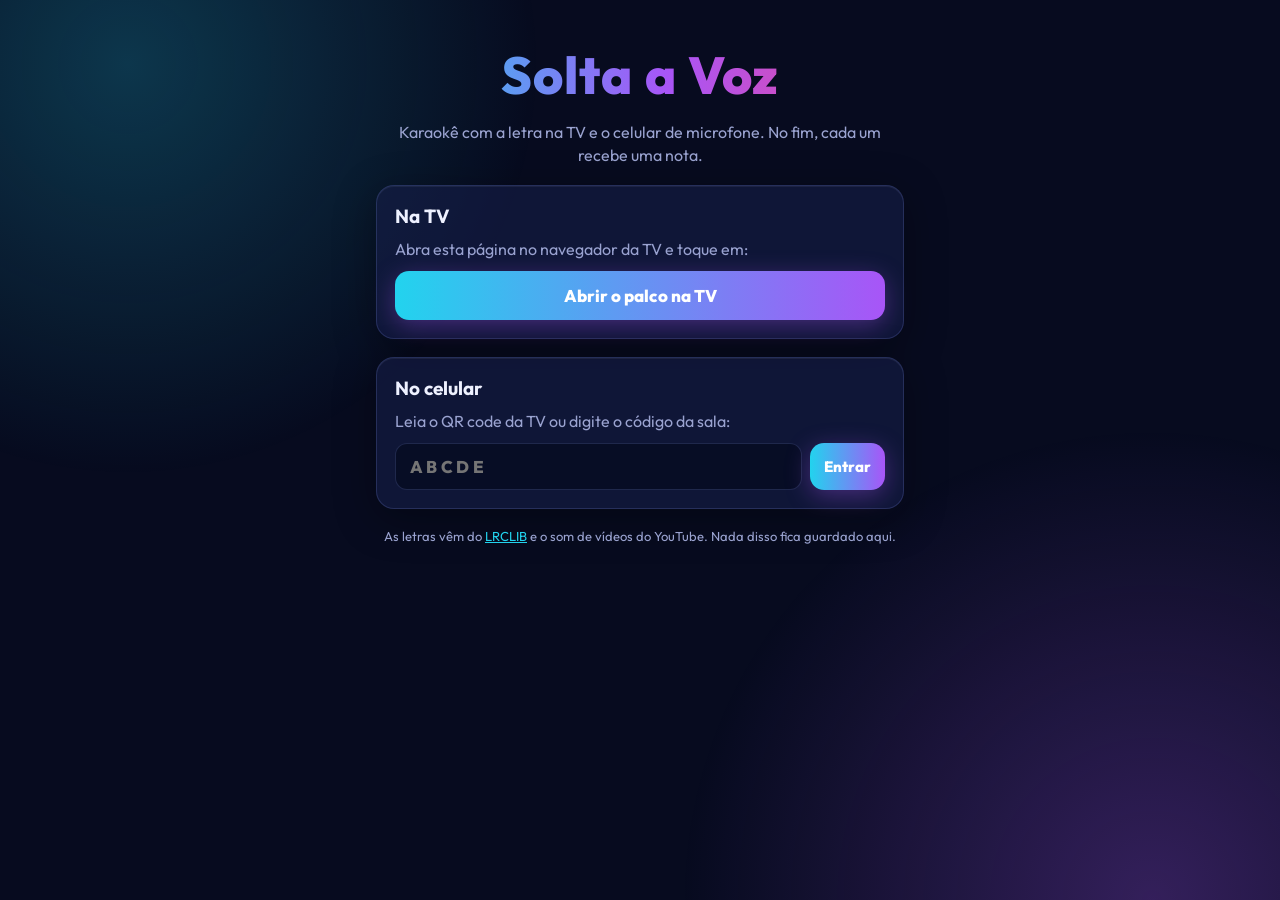
<file: index.html>
<!doctype html>
<html lang="pt-BR">
<head>
  <meta charset="utf-8">
  <meta name="viewport" content="width=device-width, initial-scale=1">
  <meta name="theme-color" content="#070b1f">
  <title>Solta a Voz · Karaokê</title>
  <link rel="preconnect" href="https://fonts.googleapis.com">
  <link href="https://fonts.googleapis.com/css2?family=Outfit:wght@400;600;800&display=swap" rel="stylesheet">
  <link rel="stylesheet" href="css/estilo.css">
</head>
<body class="cel inicio">
  <div class="brilho b1"></div>
  <div class="brilho b2"></div>
  <main>
    <div class="marca">Solta a Voz</div>
    <p>Karaokê com a letra na TV e o celular de microfone. No fim, cada um recebe uma nota.</p>
    <div class="cartao">
      <h2>Na TV</h2>
      <p>Abra esta página no navegador da TV e toque em:</p>
      <a class="botao" href="tv.html">Abrir o palco na TV</a>
    </div>
    <div class="cartao">
      <h2>No celular</h2>
      <p>Leia o QR code da TV ou digite o código da sala:</p>
      <form id="form" class="linha-input">
        <input id="cod" class="campo" maxlength="5" placeholder="ABCDE" autocomplete="off" style="text-transform:uppercase;letter-spacing:.2em;font-weight:800">
        <button class="botao mini" type="submit">Entrar</button>
      </form>
    </div>
    <p style="font-size:13px">As letras vêm do <a href="https://lrclib.net" style="color:var(--ciano)">LRCLIB</a> e o som de vídeos do YouTube. Nada disso fica guardado aqui.</p>
  </main>
  <script>
    document.getElementById('form').onsubmit = function (e) {
      e.preventDefault();
      var c = document.getElementById('cod').value.trim().toUpperCase();
      if (/^[A-Z0-9]{5}$/.test(c)) location.href = 'celular.html?sala=' + c;
    };
  </script>
</body>
</html>
</file>
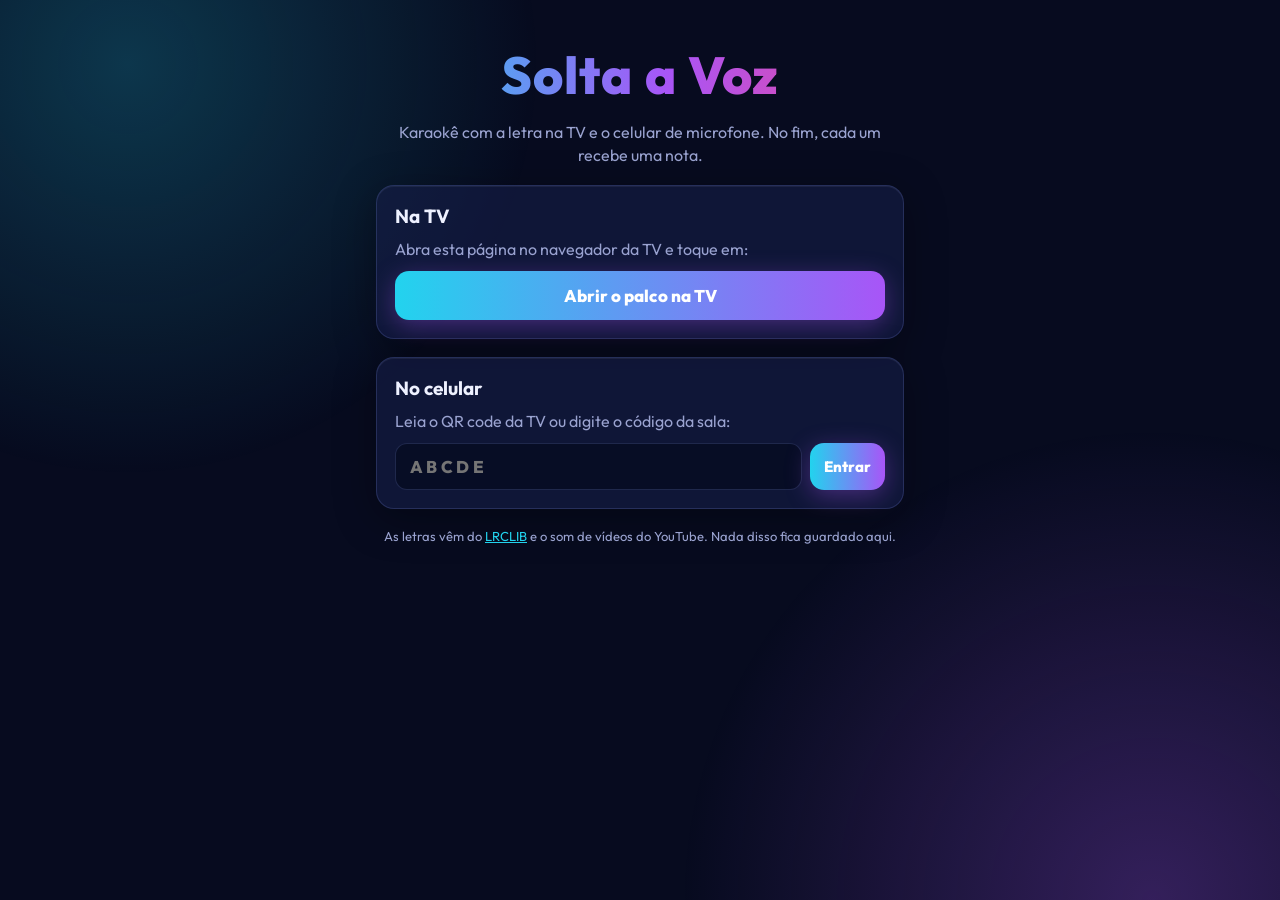
<file: celular.html>
<!doctype html>
<html lang="pt-BR">
<head>
  <meta charset="utf-8">
  <meta name="viewport" content="width=device-width, initial-scale=1, maximum-scale=1, viewport-fit=cover">
  <meta name="theme-color" content="#070b1f">
  <title>Solta a Voz · Microfone</title>
  <link rel="preconnect" href="https://fonts.googleapis.com">
  <link href="https://fonts.googleapis.com/css2?family=Outfit:wght@400;600;800&display=swap" rel="stylesheet">
  <link rel="stylesheet" href="css/estilo.css">
</head>
<body class="cel">
  <div class="brilho b1"></div>
  <div class="brilho b2"></div>
  <header class="cel-topo">
    <span class="marca">Solta a Voz</span>
    <span class="chip" id="status">conectando…</span>
  </header>
  <main id="tela" class="cel-tela"></main>
  <div id="erro" class="aviso hidden"></div>
  <script src="js/firebase.js"></script>
  <script src="js/comum.js"></script>
  <script src="js/afinador.js"></script>
  <script src="js/eco.js"></script>
  <script src="js/celular.js"></script>
</body>
</html>
</file>
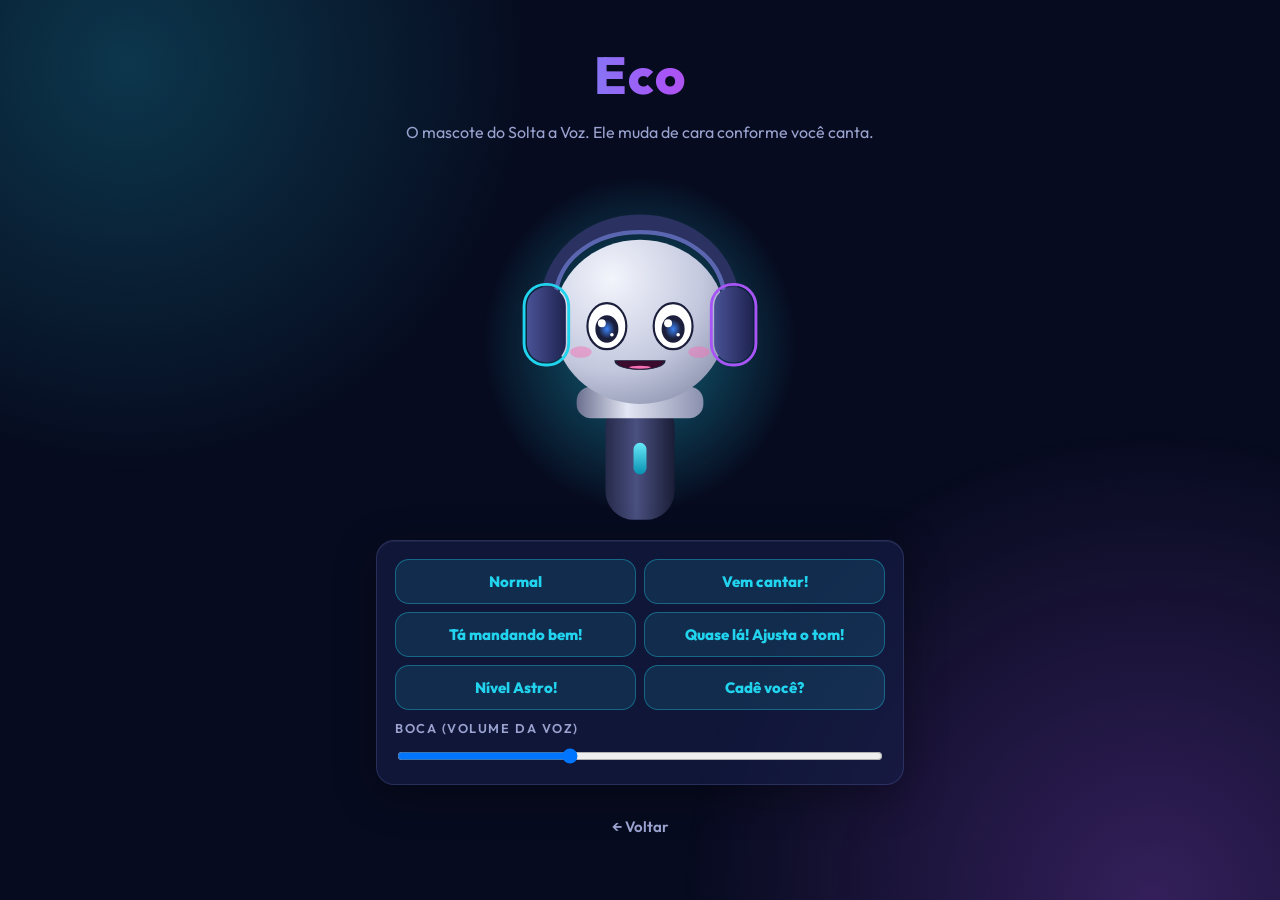
<file: eco.html>
<!doctype html>
<html lang="pt-BR">
<head>
  <meta charset="utf-8">
  <meta name="viewport" content="width=device-width, initial-scale=1">
  <meta name="theme-color" content="#070b1f">
  <title>Solta a Voz · Eco</title>
  <link rel="preconnect" href="https://fonts.googleapis.com">
  <link href="https://fonts.googleapis.com/css2?family=Outfit:wght@400;600;800&display=swap" rel="stylesheet">
  <link rel="stylesheet" href="css/estilo.css">
</head>
<body class="cel inicio">
  <div class="brilho b1"></div>
  <div class="brilho b2"></div>
  <main>
    <div class="marca">Eco</div>
    <p>O mascote do Solta a Voz. Ele muda de cara conforme você canta.</p>
    <div id="eco" class="eco-vitrine"></div>
    <div class="cartao">
      <div class="humores" id="humores"></div>
      <div class="rotulo">Boca (volume da voz)</div>
      <input type="range" id="boca" min="0" max="100" value="35">
    </div>
    <a class="botao fantasma" href="./">← Voltar</a>
  </main>
  <script src="js/eco.js"></script>
  <script>
    var eco = ECO.criar(document.getElementById('eco'));
    var nomes = [['normal', 'Normal'], ['esperando', 'Vem cantar!'], ['animado', 'Tá mandando bem!'], ['desafinado', 'Quase lá! Ajusta o tom!'], ['astro', 'Nível Astro!'], ['procurando', 'Cadê você?']];
    var html = '';
    nomes.forEach(function (n) { html += '<button class="botao sec mini" data-h="' + n[0] + '">' + n[1] + '</button>'; });
    document.getElementById('humores').innerHTML = html;
    document.getElementById('humores').onclick = function (e) {
      var h = e.target.getAttribute('data-h');
      if (h) eco.humor(h);
    };
    document.getElementById('boca').oninput = function () { eco.boca(this.value / 100); };
  </script>
</body>
</html>
</file>
<file: css/estilo.css>
/* Solta a Voz — palco escuro com neon ciano/violeta. Sem recursos novos demais (TV de 2019). */
:root {
  --fundo: #070b1f;
  --fundo2: #0d1333;
  --vidro: rgba(22, 30, 72, 0.62);
  --borda: rgba(140, 160, 255, 0.18);
  --texto: #eef1ff;
  --suave: #9aa3d0;
  --ciano: #22d3ee;
  --violeta: #a855f7;
  --rosa: #ec4899;
  --c: #22d3ee;
}
* { box-sizing: border-box; }
html, body { margin: 0; height: 100%; }
body {
  background: var(--fundo);
  color: var(--texto);
  font-family: 'Outfit', 'Segoe UI', Roboto, Arial, sans-serif;
  overflow: hidden;
  position: relative;
}
.hidden { display: none !important; }
button { font-family: inherit; }

.brilho { position: fixed; border-radius: 50%; pointer-events: none; z-index: 0; }
.brilho.b1 { width: 70vmax; height: 70vmax; left: -25vmax; top: -30vmax; background: radial-gradient(circle, rgba(34, 211, 238, 0.22), rgba(34, 211, 238, 0) 65%); }
.brilho.b2 { width: 80vmax; height: 80vmax; right: -30vmax; bottom: -40vmax; background: radial-gradient(circle, rgba(168, 85, 247, 0.28), rgba(168, 85, 247, 0) 65%); }

.marca {
  font-weight: 800;
  letter-spacing: 0.02em;
  background: linear-gradient(90deg, var(--ciano), var(--violeta) 55%, var(--rosa));
  -webkit-background-clip: text;
  background-clip: text;
  color: transparent;
}
.chip {
  border: 1px solid var(--borda);
  background: rgba(34, 211, 238, 0.08);
  color: var(--ciano);
  border-radius: 999px;
  padding: 0.3em 0.9em;
  font-weight: 600;
  white-space: nowrap;
}
.cartao {
  background: var(--vidro);
  border: 1px solid var(--borda);
  border-radius: 18px;
  box-shadow: 0 10px 40px rgba(0, 0, 0, 0.35), inset 0 1px 0 rgba(255, 255, 255, 0.06);
}
.rotulo { color: var(--suave); font-size: 0.8em; text-transform: uppercase; letter-spacing: 0.12em; font-weight: 600; }
.dica { color: var(--suave); }
.centro { text-align: center; }

/* ================= TV ================= */
.tv { font-size: 1.25vw; }
.topo {
  position: relative; z-index: 1;
  display: flex; align-items: center; gap: 2vw;
  padding: 1.6vw 2.4vw 0;
}
.topo .marca { font-size: 2.1vw; }
.faixa-musica { flex: 1; color: var(--suave); font-size: 1.4vw; white-space: nowrap; overflow: hidden; text-overflow: ellipsis; }
.faixa-musica b { color: var(--texto); }
.palco {
  position: relative; z-index: 1;
  display: flex; gap: 2vw;
  padding: 1.6vw 2.4vw 2.4vw;
  height: calc(100% - 5vw);
}
.coluna-letra { flex: 1; display: flex; flex-direction: column; gap: 1.6vw; min-width: 0; }
.coluna-lado { width: 30vw; display: flex; flex-direction: column; gap: 1.2vw; }

.letra { flex: 1; display: flex; flex-direction: column; justify-content: center; align-items: center; text-align: center; min-height: 0; }
.letra .l { white-space: nowrap; max-width: 100%; overflow: hidden; text-overflow: ellipsis; line-height: 1.35; }
.letra .anterior { color: rgba(238, 241, 255, 0.28); font-size: 1.9vw; }
.letra .proxima { color: rgba(238, 241, 255, 0.5); font-size: 2.2vw; }
.letra .proxima + .proxima { color: rgba(238, 241, 255, 0.28); font-size: 1.9vw; }
.letra .atual { position: relative; font-weight: 800; font-size: 4.4vw; margin: 0.35em 0; overflow: visible; }
.letra .atual .base { color: rgba(238, 241, 255, 0.92); }
.letra .atual .cheio { position: absolute; left: 0; top: 0; bottom: 0; width: 0; overflow: hidden; white-space: nowrap; }
.letra .atual .cheio span {
  background: linear-gradient(90deg, var(--ciano), var(--violeta) 70%, var(--rosa));
  -webkit-background-clip: text; background-clip: text; color: transparent;
  text-shadow: none;
}
.letra .pausa { color: var(--ciano); letter-spacing: 0.3em; }
.letra .espera { color: var(--suave); font-size: 2.4vw; }

.grafico { height: 26vh; position: relative; padding: 0.8vw 1vw; }
.grafico .rotulo { position: absolute; left: 1.2vw; top: 0.8vw; }
.grafico canvas { width: 100%; height: 100%; display: block; }

.video { overflow: hidden; height: 16.875vw; padding: 0; transition: all 0.5s ease; }
/* antes da letra começar (propaganda e abertura), o vídeo fica grande no meio da tela */
.video-grande .video { overflow: visible; position: fixed; z-index: 4; left: 14vw; top: 9vh; width: 72vw; height: 40.5vw; box-shadow: 0 0 80px rgba(168, 85, 247, 0.45); }
.video-grande .video::after { content: "Se aparecer propaganda, aperte Pular no canto do vídeo"; position: absolute; left: 0; right: 0; bottom: -2.6vw; text-align: center; color: var(--suave); font-size: 1.3vw; }
.video iframe, .video #video { width: 100%; height: 100%; display: block; border: 0; }

.cantores { display: flex; flex-direction: column; gap: 0.9vw; overflow: hidden; }
.cantor { background: var(--vidro); border: 1px solid var(--borda); border-left: 0.35vw solid var(--c); border-radius: 14px; padding: 0.9vw 1.1vw; position: relative; }
.cantor-topo { display: flex; align-items: center; gap: 0.7vw; font-size: 1.5vw; }
.cantor .bola { width: 0.9vw; height: 0.9vw; border-radius: 50%; background: var(--c); box-shadow: 0 0 12px var(--c); }
.cantor .nome { flex: 1; font-weight: 600; white-space: nowrap; overflow: hidden; text-overflow: ellipsis; }
.cantor .pts { font-weight: 800; font-size: 2.2vw; color: var(--c); }
.medidor { height: 0.45vw; border-radius: 1vw; background: rgba(255, 255, 255, 0.08); margin-top: 0.6vw; overflow: hidden; }
.medidor .nivel { height: 100%; width: 0; background: var(--c); box-shadow: 0 0 10px var(--c); transition: width 0.2s; }
.elogio { font-weight: 800; opacity: 0; min-height: 1.3em; }
.cantor .elogio { position: absolute; right: 1.1vw; bottom: 0.15vw; font-size: 1.1vw; }
.elogio.mostra { animation: pop 2.6s ease-out forwards; }
.elogio.bom { color: #a3e635; }
.elogio.ok { color: #fbbf24; }
.elogio.ruim { color: #f87171; }
@keyframes pop {
  0% { opacity: 0; transform: scale(0.6); }
  12% { opacity: 1; transform: scale(1.15); }
  25% { transform: scale(1); }
  80% { opacity: 1; }
  100% { opacity: 0; }
}

.overlay {
  position: fixed; top: 0; left: 0; right: 0; bottom: 0; z-index: 5;
  display: flex; flex-direction: column; align-items: center; justify-content: center;
  background: rgba(7, 11, 31, 0.9);
}
.overlay .caixa { width: 80vw; max-width: 1400px; text-align: center; }
.marca.grande { font-size: 5.5vw; line-height: 1.1; }
.overlay .marca { font-size: 3.2vw; }
.sub { color: var(--suave); font-size: 1.7vw; margin: 0.4em 0 1.6em; }
.sala-linha { display: flex; gap: 3vw; align-items: center; justify-content: center; text-align: left; }
.qr { background: #fff; padding: 1vw; border-radius: 18px; box-shadow: 0 0 60px rgba(34, 211, 238, 0.35); }
.qr img, .qr canvas { display: block; width: 17vw !important; height: 17vw !important; }
.sala-info { display: flex; flex-direction: column; gap: 0.5vw; max-width: 42vw; }
.sala-info .link { font-size: 1.4vw; color: var(--ciano); word-break: break-all; margin-bottom: 0.8vw; }
.codigo { font-size: 5vw; font-weight: 800; letter-spacing: 0.15em; color: var(--texto); text-shadow: 0 0 30px rgba(168, 85, 247, 0.7); }
.lista-jog { margin: 0.8vw 0; display: flex; flex-direction: column; gap: 0.4vw; font-size: 1.7vw; }
.lista-jog .bola { display: inline-block; width: 1vw; height: 1vw; border-radius: 50%; margin-right: 0.7vw; vertical-align: middle; }
.lista-jog small { color: var(--suave); }
.btn-tv { margin-top: 2vw; background: transparent; color: var(--suave); border: 1px solid var(--borda); border-radius: 999px; padding: 0.6vw 1.6vw; font-size: 1.2vw; }
.btn-tocar {
  font-size: 2.6vw; font-weight: 800; color: #fff; border: 0; border-radius: 999px; padding: 1.2vw 3.4vw;
  background: linear-gradient(90deg, var(--ciano), var(--violeta)); box-shadow: 0 0 50px rgba(168, 85, 247, 0.6);
}
.btn-tocar:focus { outline: 4px solid #fff; outline-offset: 6px; }
.contagem { font-size: 16vw; font-weight: 800; color: var(--texto); text-shadow: 0 0 60px var(--violeta); animation: bate 1s ease-out infinite; }
@keyframes bate { 0% { transform: scale(1.3); opacity: 0.2; } 30% { transform: scale(1); opacity: 1; } 100% { opacity: 0.8; } }

.podio { display: flex; gap: 1.6vw; justify-content: center; align-items: flex-end; }
.lugar {
  width: 17vw; padding: 1.6vw 1vw; border-radius: 20px;
  background: var(--vidro); border: 1px solid var(--borda); border-top: 0.4vw solid var(--c);
}
.lugar.primeiro { transform: translateY(-1.5vw) scale(1.06); box-shadow: 0 0 60px rgba(168, 85, 247, 0.45); }
.lugar .pos { color: var(--suave); font-size: 1.6vw; font-weight: 600; }
.lugar .nome { font-size: 2vw; font-weight: 600; margin: 0.3vw 0; }
.lugar .nota { font-size: 6vw; font-weight: 800; color: var(--c); line-height: 1; text-shadow: 0 0 30px var(--c); }
.lugar .titulo { font-size: 1.4vw; font-weight: 600; margin-top: 0.6vw; }
.lugar .stats { display: flex; flex-direction: column; gap: 0.2vw; color: var(--suave); font-size: 1.1vw; margin-top: 0.8vw; }

.aviso {
  position: fixed; left: 50%; bottom: 3vh; transform: translateX(-50%); z-index: 9;
  background: rgba(13, 19, 51, 0.96); border: 1px solid var(--violeta); color: var(--texto);
  padding: 0.8em 1.4em; border-radius: 14px; box-shadow: 0 0 40px rgba(168, 85, 247, 0.4);
  max-width: 90vw; text-align: center;
}

/* ================= Celular ================= */
.cel { font-size: 16px; overflow-y: auto; overflow-x: hidden; min-height: 100%; }
.cel-topo { position: relative; z-index: 1; display: flex; justify-content: space-between; align-items: center; padding: 14px 16px 0; }
.cel-topo .marca { font-size: 22px; }
.cel-topo .chip { font-size: 13px; }
.cel-tela { position: relative; z-index: 1; padding: 12px 16px 32px; max-width: 520px; margin: 0 auto; display: flex; flex-direction: column; gap: 14px; }
.cel .cartao { padding: 16px; display: flex; flex-direction: column; gap: 10px; }
.cel h2 { margin: 0 0 4px; font-size: 19px; }
.campo {
  width: 100%; font: inherit; font-size: 17px; color: var(--texto);
  background: rgba(7, 11, 31, 0.7); border: 1px solid var(--borda); border-radius: 12px; padding: 12px 14px; outline: none;
}
.campo:focus { border-color: var(--ciano); box-shadow: 0 0 0 3px rgba(34, 211, 238, 0.2); }
.botao {
  display: block; width: 100%; text-align: center; text-decoration: none; border: 0; cursor: pointer;
  font-size: 17px; font-weight: 800; color: #fff; padding: 14px; border-radius: 14px;
  background: linear-gradient(90deg, var(--ciano), var(--violeta));
  box-shadow: 0 6px 24px rgba(168, 85, 247, 0.35);
}
.botao:disabled { opacity: 0.5; }
.botao.sec { background: rgba(34, 211, 238, 0.12); color: var(--ciano); border: 1px solid rgba(34, 211, 238, 0.35); box-shadow: none; }
.botao.fantasma { background: transparent; color: var(--suave); box-shadow: none; font-weight: 600; font-size: 15px; }
.botao.mini { width: auto; padding: 12px 14px; font-size: 15px; flex-shrink: 0; }
.linha-input { display: flex; gap: 8px; }
.linha-botoes { display: flex; gap: 10px; align-items: center; }
.linha-botoes .botao { flex: 1; }
.linha-botoes.rodape { margin-top: 4px; }
.ajuste { flex: 1; text-align: center; font-weight: 800; color: var(--ciano); }
.item {
  display: block; width: 100%; text-align: left; font: inherit; color: var(--texto); cursor: pointer;
  background: rgba(7, 11, 31, 0.45); border: 1px solid var(--borda); border-radius: 12px; padding: 11px 13px;
}
.item:active { border-color: var(--ciano); }
.item .t, .escolhida .t { display: block; font-weight: 600; font-size: 16px; }
.item .a, .escolhida .a { display: block; color: var(--suave); font-size: 14px; margin-top: 2px; }
.escolhida { padding: 12px 14px !important; gap: 2px !important; border-left: 4px solid var(--c); }
.passo { color: var(--suave); font-size: 15px; line-height: 1.4; }
.passo b { color: var(--texto); }

.orbe-area { background: none; border: 0; padding: 18px 0 6px; display: flex; justify-content: center; cursor: pointer; }
.orbe {
  --h: 230;
  width: 200px; height: 200px; border-radius: 50%;
  display: flex; align-items: center; justify-content: center;
  background:
    radial-gradient(circle at 35% 30%, rgba(255, 255, 255, 0.55), rgba(255, 255, 255, 0) 30%),
    radial-gradient(circle at 50% 55%, hsl(var(--h), 90%, 62%), hsl(calc(var(--h) + 40), 85%, 45%) 60%, #1a1050 100%);
  box-shadow: 0 0 60px hsla(var(--h), 90%, 60%, 0.65), 0 0 140px rgba(168, 85, 247, 0.35), inset 0 -18px 40px rgba(0, 0, 0, 0.35);
  transition: transform 0.08s linear;
}
.orbe:not(.ligado) { filter: saturate(0.5) brightness(0.8); animation: respira 2.4s ease-in-out infinite; }
@keyframes respira { 50% { transform: scale(0.93); } }
.orbe .nota { font-size: 46px; font-weight: 800; color: #fff; text-shadow: 0 2px 14px rgba(0, 0, 0, 0.45); }
.estado-mic { text-align: center; font-weight: 600; min-height: 1.4em; }
.estado-mic small { display: block; color: var(--suave); font-weight: 400; margin-top: 2px; }
.afinacao { display: flex; align-items: center; gap: 10px; color: var(--suave); font-weight: 800; }
.regua { flex: 1; height: 10px; border-radius: 10px; position: relative; background: linear-gradient(90deg, rgba(248, 113, 113, 0.5), rgba(163, 230, 53, 0.6) 50%, rgba(248, 113, 113, 0.5)); }
.regua .centro { position: absolute; left: 50%; top: -5px; bottom: -5px; width: 2px; margin-left: -1px; background: #fff; opacity: 0.6; }
.agulha { position: absolute; top: 50%; width: 18px; height: 18px; margin: -9px 0 0 -9px; border-radius: 50%; background: #fff; box-shadow: 0 0 12px #fff; transition: left 0.08s linear; }
.agulha.certa { background: #a3e635; box-shadow: 0 0 16px #a3e635; }
.agulha.apagada { opacity: 0.15; }
.placar-cel { display: flex; align-items: center; justify-content: space-between; background: var(--vidro); border: 1px solid var(--borda); border-radius: 16px; padding: 10px 16px; }
.placar-cel .pts { font-size: 34px; font-weight: 800; color: var(--c); line-height: 1.1; }
.placar-cel .elogio { font-size: 24px; }
.controles .rotulo { margin-top: 4px; }

/* vídeos sugeridos */
.video-item {
  display: grid; grid-template-columns: 112px 1fr; grid-template-rows: auto auto; column-gap: 10px; row-gap: 2px; align-items: start;
  width: 100%; text-align: left; font: inherit; color: var(--texto); cursor: pointer;
  background: rgba(7, 11, 31, 0.45); border: 1px solid var(--borda); border-radius: 12px; padding: 8px;
}
.video-item img { grid-row: 1 / 3; width: 112px; height: 63px; object-fit: cover; border-radius: 8px; background: #000; }
.video-item .vt { font-weight: 600; font-size: 14px; line-height: 1.25; overflow: hidden; display: -webkit-box; -webkit-line-clamp: 2; -webkit-box-orient: vertical; }
.video-item .va { color: var(--suave); font-size: 12px; }
.video-item.sel { border: 2px solid var(--c); box-shadow: 0 0 18px rgba(34, 211, 238, 0.35); background: rgba(34, 211, 238, 0.08); }
.outro-video summary { color: var(--suave); cursor: pointer; padding: 6px 0; }
.outro-video[open] { display: flex; flex-direction: column; gap: 10px; }

/* página inicial */
.inicio { overflow-y: auto; }
.inicio main { position: relative; z-index: 1; max-width: 560px; margin: 0 auto; padding: 48px 16px; display: flex; flex-direction: column; gap: 18px; text-align: center; }
.inicio .marca { font-size: 52px; line-height: 1.05; }
.inicio .cartao { padding: 18px; text-align: left; display: flex; flex-direction: column; gap: 10px; }
.inicio h2 { margin: 0; font-size: 19px; }
.inicio p { margin: 0; color: var(--suave); line-height: 1.45; }

/* ================= Eco, o mascote (SVG) =================
   h0 normal · h1 esperando · h2 animado · h3 desafinado · h4 astro · h5 procurando
   As origens das transformações estão nas coordenadas do desenho (centro do Eco = 0,0). */
.eco { display: block; width: 100%; height: 100%; overflow: visible; }
.eco .eco-corpo { transform-origin: 0 150px; animation: eco-bob 2s ease-in-out infinite; }
.eco .eco-olhos { transform-origin: 0 -34px; animation: eco-pisca 4s infinite; transition: opacity 0.2s; }
.eco .eco-pupila { transition: transform 0.3s; }
.eco .eco-fechados, .eco .eco-sobrancelhas, .eco .eco-oculos, .eco .eco-gota, .eco .eco-notas, .eco .eco-brilhos { opacity: 0; transition: opacity 0.25s; }
.eco .eco-mao { opacity: 0; transition: opacity 0.2s, transform 0.3s cubic-bezier(0.3, 1.5, 0.6, 1); }
.eco .eco-mao-e { transform-origin: -165px 70px; }
.eco .eco-mao-d { transform-origin: 165px 70px; }
.eco .eco-notas, .eco .eco-brilhos { transform-origin: 0 -60px; }
.eco .eco-aura stop { transition: stop-color 0.3s; }

/* 1 esperando: olhos fechados, balança devagar */
.eco.h1 .eco-olhos { opacity: 0; }
.eco.h1 .eco-fechados { opacity: 1; }
.eco.h1 .eco-corpo { animation: eco-balanca 3s ease-in-out infinite; }
/* 2 animado: pula, notas voando, aura verde */
.eco.h2 .eco-corpo { animation: eco-pulo 0.5s ease-in-out infinite; }
.eco.h2 .eco-notas { opacity: 1; animation: eco-flutua 1s ease-in-out infinite; }
.eco.h2 .eco-aura stop { stop-color: #a3e635; }
/* 3 desafinado: mãos nos ouvidos, sobrancelha preocupada, suor, tremendo, aura laranja */
.eco.h3 .eco-mao { opacity: 1; }
.eco.h3 .eco-mao-e { transform: translate(33px, -104px) rotate(12deg); }
.eco.h3 .eco-mao-d { transform: translate(-33px, -104px) rotate(-12deg); }
.eco.h3 .eco-sobrancelhas { opacity: 1; }
.eco .eco-careta { opacity: 0; }
.eco.h3 .eco-boca { opacity: 0; }
.eco.h3 .eco-careta { opacity: 1; }
.eco.h3 .eco-gota { opacity: 1; animation: eco-suor 1s ease-in infinite; }
.eco.h3 .eco-olhos { animation: none; transform: scaleY(0.6); }
.eco.h3 .eco-corpo { animation: eco-treme 1s linear infinite; }
.eco.h3 .eco-aura stop { stop-color: #fb923c; }
/* 4 astro: óculos de estrela, brilhos, aura rosa */
.eco.h4 .eco-oculos { opacity: 1; }
.eco.h4 .eco-brilhos { opacity: 1; animation: eco-cintila 1.2s ease-in-out infinite; }
.eco.h4 .eco-corpo { animation: eco-pulo 0.6s ease-in-out infinite; }
.eco.h4 .eco-aura stop { stop-color: #e879f9; }
/* 5 procurando: olhos para os lados */
.eco.h5 .eco-pupila { animation: eco-olha 2s ease-in-out infinite; }
.eco.h5 .eco-corpo { animation: eco-gira 2s ease-in-out infinite; }

@keyframes eco-bob { 50% { transform: translateY(-8px); } }
@keyframes eco-pisca { 0%, 88%, 100% { transform: scaleY(1); } 92% { transform: scaleY(0.1); } }
@keyframes eco-balanca { 0%, 100% { transform: rotate(-4deg); } 50% { transform: rotate(4deg) translateY(-4px); } }
@keyframes eco-pulo { 0%, 100% { transform: translateY(0) rotate(-3deg); } 50% { transform: translateY(-16px) rotate(3deg); } }
@keyframes eco-flutua { 0%, 100% { transform: translateY(0) rotate(-3deg); } 50% { transform: translateY(-16px) rotate(3deg); } }
@keyframes eco-treme { 0%, 30%, 100% { transform: translateX(0); } 6% { transform: translateX(-6px); } 12% { transform: translateX(6px); } 18% { transform: translateX(-4px); } 24% { transform: translateX(3px); } }
@keyframes eco-suor { 0% { transform: translateY(-4px); opacity: 0; } 25% { opacity: 1; } 100% { transform: translateY(18px); opacity: 0; } }
@keyframes eco-cintila { 0%, 100% { transform: scale(1) rotate(0); } 50% { transform: scale(1.14) rotate(6deg); } }
@keyframes eco-olha { 0%, 100% { transform: translateX(0); } 20%, 45% { transform: translateX(-11px); } 65%, 90% { transform: translateX(11px); } }
@keyframes eco-gira { 0%, 100% { transform: rotate(0); } 20%, 45% { transform: rotate(-5deg); } 65%, 90% { transform: rotate(5deg); } }

/* Eco no celular, no lugar da bola */
.orbe-area { flex-direction: column; align-items: center; gap: 4px; padding-top: 6px; }
.eco-cel { width: 240px; height: 240px; }
.nota-chip { color: var(--texto); font-weight: 800; font-size: 22px; min-height: 30px; }
.nota-chip.ligar { font-size: 16px; color: var(--ciano); background: rgba(34, 211, 238, 0.12); border: 1px solid rgba(34, 211, 238, 0.35); border-radius: 999px; padding: 6px 16px; }

/* Eco na TV: no cartão de cada cantor e no resultado */
.cantor { display: flex; align-items: center; gap: 0.8vw; padding-left: 0.4vw; }
.cantor-eco { width: 7.5vw; height: 7.5vw; flex-shrink: 0; margin: -0.8vw 0; }
.cantor-info { flex: 1; min-width: 0; }
.eco-sala { width: 13vw; height: 13vw; margin: -2vw auto -1.4vw; }
.lugar-eco { width: 12vw; height: 12vw; margin: -5vw auto 0.2vw; }

/* vitrine */
.eco-vitrine { width: 100%; max-width: 360px; aspect-ratio: 1; margin: 0 auto; }
.humores { display: flex; flex-wrap: wrap; gap: 8px; }
.humores .botao { flex: 1 1 40%; }
</file>
